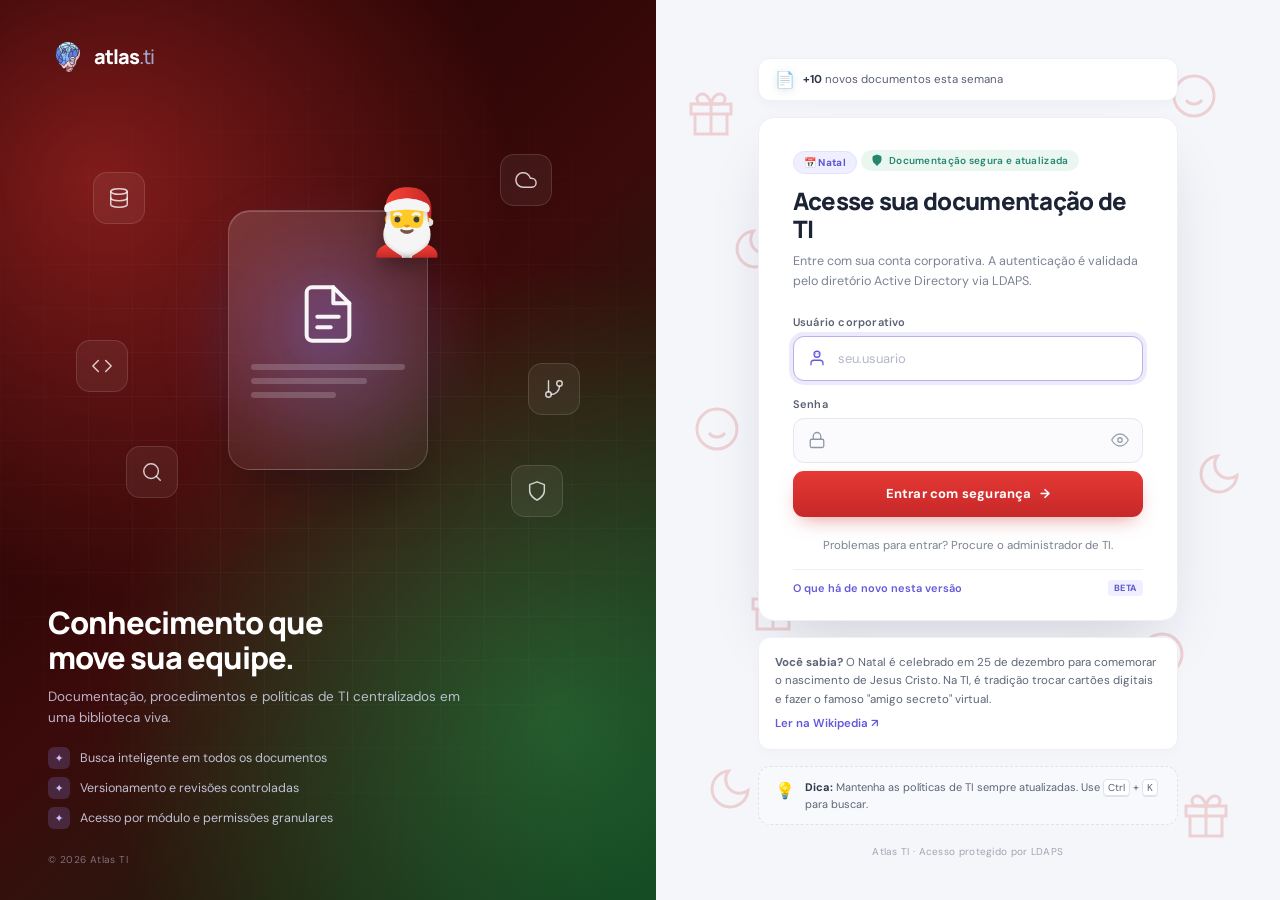
<file: index.html>
<!doctype html>
<html lang="pt-BR">
<head>
  <meta charset="utf-8" />
  <style>html.auth-check body{visibility:hidden}</style><script>document.documentElement.classList.add('auth-check')</script><script src="auth.js?v=20261021-6"></script>
  <meta name="viewport" content="width=device-width,initial-scale=1" />
  <meta name="theme-color" content="#f4f6fb" />
  <link rel="icon" href="./atlas-tech.svg" type="image/svg+xml" />
  <title>Atlas TI — Biblioteca de conhecimento</title>
  <link rel="preconnect" href="https://fonts.googleapis.com">
  <link rel="preconnect" href="https://fonts.gstatic.com" crossorigin>
  <link href="https://fonts.googleapis.com/css2?family=DM+Sans:wght@400;500;600;700&family=Manrope:wght@400;500;600;700;800&display=swap" rel="stylesheet">
  <link rel="stylesheet" href="styles.css" />
  <link rel="stylesheet" href="users-admin.css" />
</head>
<body>
<div class="shell">
  <aside class="sidebar" id="sidebarNav">
    <div class="sidebar-scroll">
      <a class="brand" href="#"><img class="brand-mark" src="./atlas-tech.svg" alt=""/><span>atlas<span class="brand-light">.ti</span></span></a>
      <button class="workspace" id="workspaceHomeBtn" type="button" aria-label="Selecionar módulo do espaço de trabalho"><span class="workspace-icon">◈</span><span><small>MÓDULO ATUAL</small><strong>Biblioteca de TI</strong></span><span class="chevron">⌄</span></button>
      <div class="nav-label">MÓDULOS</div>
      <nav class="main-nav">
        <a class="nav-item active" href="#library" data-section="library"><span class="nav-icon">▤</span>Biblioteca <span class="nav-count" id="navCount">12</span></a>
        <a class="nav-item" href="#review" data-section="reviews"><span class="nav-icon">◷</span>Revisões pendentes <span class="nav-count" id="reviewCount">0</span></a>
        <a class="nav-item" href="#recent" data-section="recent"><span class="nav-icon">◴</span>Recentes</a>
        <a class="nav-item" href="#favorites" data-section="favorites"><span class="nav-icon">☆</span>Favoritos</a>
      </nav>

      <div class="nav-label cat-label">
        <button class="cat-toggle" id="catToggle" type="button" aria-expanded="true" aria-controls="categoryWrap">
          <span class="cat-toggle-text">CATEGORIAS</span>
          <span class="cat-toggle-chevron" aria-hidden="true">⌄</span>
        </button>
        <button class="tiny-add" title="Nova categoria" aria-label="Nova categoria">＋</button>
      </div>
      <div class="category-wrap" id="categoryWrap">
        <nav class="category-nav" id="categoryNav"></nav>
      </div>

      <div class="sidebar-bottom">
        <div class="help-card"><div class="help-spark">✳</div><b>Precisa de ajuda?</b><p>Acesse nosso guia rápido de uso do Atlas.</p><a href="./guide.html" id="guideLink">Ver guia <span>↗</span></a></div>
        <button class="sidebar-settings-link" id="sidebarSettingsBtn" type="button"><span>⚙</span><span>Configurações gerais</span><i>→</i></button>
        <div class="profile">
          <button class="profile-main" type="button" data-profile aria-label="Abrir meu perfil"><span class="avatar avatar-purple" data-avatar>U</span><span><b>Usuário</b><small>Carregando perfil</small></span></button>
          <button class="more" type="button" data-profile title="Opções de perfil" aria-label="Opções de perfil">···</button>
        </div>
      </div>
    </div>
  </aside>
  <main class="main-area">
    <header class="topbar">
      <div class="topbar-left">
        <button class="mobile-menu-btn" id="mobileMenuBtn" type="button" aria-label="Abrir menu" aria-expanded="false" aria-controls="sidebarNav">
          <svg viewBox="0 0 24 24" width="18" height="18" fill="none" stroke="currentColor" stroke-width="2" stroke-linecap="round" aria-hidden="true"><path d="M3 6h18M3 12h18M3 18h18"/></svg>
        </button>
        <div class="breadcrumbs"><span>Operações de TI</span><i>/</i><b id="currentPageTitle">Biblioteca</b></div>
      </div>
      <div class="top-actions"><button class="icon-button" id="systemMenuBtn" title="Administração e configurações" aria-label="Administração e configurações">⚙</button><button class="icon-button" id="helpBtn" title="Ajuda e versão" aria-label="Ajuda e versão">?</button><button class="icon-button notification" id="notificationBtn" type="button" title="Alertas do sistema" aria-label="Alertas do sistema"><svg viewBox="0 0 24 24" aria-hidden="true"><path d="M18 9a6 6 0 0 0-12 0c0 7-3 7-3 9h18c0-2-3-2-3-9M10 21h4"/></svg><em></em></button><button class="top-profile" type="button" data-profile title="Abrir meu perfil"><span class="avatar avatar-purple small-avatar" data-avatar>U</span><span>Perfil</span><span class="profile-chevron">⌄</span></button><button class="icon-button" type="button" data-logout title="Sair" aria-label="Sair">↪</button></div>
    </header>
    <div class="content">
      <section class="workspace-overview hidden" id="workspaceOverview"></section>
      <div id="libraryView">
      <section class="hero"><div><div class="eyebrow"><span class="pulse"></span> CENTRAL DE CONHECIMENTO</div><h1>Documentação de TI</h1><p class="subtitle">Tudo que sua equipe precisa saber, em um só lugar.</p></div><button class="primary-button" id="newDocBtn"><span>＋</span> Novo documento</button></section>
      <section class="ask-panel" aria-labelledby="askTitle"><div class="ask-heading"><span class="ask-mark">✳</span><div><h2 id="askTitle">Tire uma dúvida</h2><p>Pergunte sobre um procedimento e encontre a orientação junto ao documento que a explica.</p></div></div><form class="ask-form" id="askForm"><label class="sr-only" for="askInput">Sua dúvida</label><span class="ask-search-icon">⌕</span><input id="askInput" maxlength="300" placeholder="Ex.: Como faço para restaurar um backup?" autocomplete="off" required><button class="primary-button" type="submit">Buscar orientação <span>→</span></button></form><div class="ask-results hidden" id="askResults" aria-live="polite"></div></section>
      <section class="stats-row"><div class="stat-card"><div class="stat-icon violet">▤</div><div><small>DOCUMENTOS ATIVOS</small><strong id="statActive">9</strong></div><span class="stat-trend">↗ 12% <small>este mês</small></span></div><div class="stat-card"><div class="stat-icon amber">◷</div><div><small>EM REVISÃO</small><strong id="statReview">02</strong></div><span class="stat-meta">Requer atenção</span></div><div class="stat-card"><div class="stat-icon green">✓</div><div><small>APROVADOS ESTE MÊS</small><strong>08</strong></div><span class="stat-meta">+3 vs. mês anterior</span></div><div class="stat-card"><div class="stat-icon blue">◉</div><div><small>SISTEMAS DOCUMENTADOS</small><strong>12</strong></div><span class="stat-meta">Em 6 categorias</span></div></section>
      <section class="toolbar"><div class="search-box"><span>⌕</span><input id="searchInput" placeholder="Buscar por título, sistema ou palavra-chave..." /><kbd>⌘ K</kbd></div><button class="filter-button" id="filterBtn">☷ <span>Filtros</span><b id="filterCount" class="filter-counter hidden">1</b></button><button class="view-toggle active" title="Visualização em grade">▦</button><button class="view-toggle" title="Visualização em lista">☰</button></section>
      <section class="filter-chips" id="filterChips"></section>
      <section class="section-heading"><div><h2><span id="sectionTitle">Todos os documentos</span> <span class="result-count" id="resultCount">12 documentos</span></h2><p id="sectionSubtitle">Consulte procedimentos, manuais e políticas da equipe.</p></div><button class="sort-button" id="sortBtn">Mais recentes <span>⌄</span></button></section>
      <section class="doc-grid" id="docGrid"></section>
      <footer class="content-footer"><span>Exibindo <b id="showingCount">8</b> de <b id="totalCount">12</b> documentos</span><button id="loadMore">Carregar mais <span>↓</span></button></footer>
      </div>
    </div>
  </main>
</div>
<div class="sidebar-backdrop" id="sidebarBackdrop" aria-hidden="true"></div>
<div class="toast" id="toast"></div>
<div class="overlay" id="overlay"><div class="modal" id="modal"></div></div>
<script src="users-admin.js?v=20261026-1"></script>
<script src="app.js?v=20261026-1"></script>
<script>
/* Drawer mobile */
(function () {
  var btn = document.getElementById('mobileMenuBtn');
  var sb = document.getElementById('sidebarNav');
  var bd = document.getElementById('sidebarBackdrop');
  if (!btn || !sb || !bd) return;
  function setOpen(open) {
    sb.classList.toggle('open', open);
    btn.setAttribute('aria-expanded', String(open));
    bd.classList.toggle('show', open);
    document.body.classList.toggle('drawer-open', open);
  }
  btn.addEventListener('click', function () { setOpen(!sb.classList.contains('open')); });
  bd.addEventListener('click', function () { setOpen(false); });
  document.addEventListener('keydown', function (e) {
    if (e.key === 'Escape' && sb.classList.contains('open')) setOpen(false);
  });
  document.addEventListener('click', function (e) {
    if (window.innerWidth > 650) return;
    if (!sb.classList.contains('open')) return;
    if (!sb.contains(e.target)) return;
    if (e.target.closest('.nav-item, .workspace, .sidebar-settings-link, .profile-main, .profile .more, .help-card a, .cat-toggle')) {
      setOpen(false);
    }
  });
  window.addEventListener('resize', function () {
    if (window.innerWidth > 650 && sb.classList.contains('open')) setOpen(false);
  });
})();

/* Recolher/maximizar categorias */
(function () {
  var sidebarScroll = document.querySelector('.sidebar-scroll');
  var toggle = document.getElementById('catToggle');
  var wrap = document.getElementById('categoryWrap');
  if (!sidebarScroll || !toggle || !wrap) return;

  var STORAGE_KEY = 'atlas.sidebar.categoriesCollapsed';

  function setCollapsed(collapsed) {
    sidebarScroll.classList.toggle('categories-collapsed', collapsed);
    toggle.setAttribute('aria-expanded', String(!collapsed));
    wrap.setAttribute('aria-hidden', String(collapsed));
    try { localStorage.setItem(STORAGE_KEY, collapsed ? '1' : '0'); } catch (e) {}
  }

  var saved = '0';
  try { saved = localStorage.getItem(STORAGE_KEY) || '0'; } catch (e) {}
  setCollapsed(saved === '1');

  toggle.addEventListener('click', function () {
    setCollapsed(!sidebarScroll.classList.contains('categories-collapsed'));
  });
})();
</script>
</body>
</html>
</file>
<file: styles.css>
:root{--ink:#1c2334;--muted:#8991a4;--line:#edf0f5;--purple:#6559db;--bg:#f7f8fb;--green:#25866d;--shadow:0 10px 35px #26335a0b}*{box-sizing:border-box}body{margin:0;background:var(--bg);color:var(--ink);font:14px 'DM Sans',sans-serif}button,input,select,textarea{font:inherit}button{cursor:pointer}.shell{min-height:100vh;display:flex}

/* Sidebar */
.sidebar{width:252px;background:#fff;border-right:1px solid #eceef3;padding:0;display:flex;flex-direction:column;flex-shrink:0;position:sticky;top:0;height:100vh;height:100dvh;max-height:100dvh;overflow:hidden;z-index:20}
.sidebar-scroll{flex:1 1 auto;min-height:0;overflow-y:auto;overscroll-behavior:contain;scrollbar-gutter:stable;scrollbar-width:thin;scrollbar-color:#d8dbea transparent;padding:25px 17px 15px;display:flex;flex-direction:column;-webkit-overflow-scrolling:touch}
.sidebar-scroll::-webkit-scrollbar{width:6px}
.sidebar-scroll::-webkit-scrollbar-thumb{background:#d8dbea;border-radius:8px}
.sidebar-scroll > .brand,
.sidebar-scroll > .workspace,
.sidebar-scroll > .nav-label:not(.cat-label),
.sidebar-scroll > .main-nav,
.sidebar-scroll > .cat-label,
.sidebar-scroll > .sidebar-bottom{flex:0 0 auto}
.brand{height:37px;display:flex;align-items:center;gap:10px;padding-left:8px;text-decoration:none;color:#21283a;font:800 21px Manrope,sans-serif;letter-spacing:-1px}.brand-light{font-weight:500;color:#8e95a6}.brand-mark{background:#6257d7;color:#fff;font-size:22px;font-weight:700;letter-spacing:0;border-radius:11px;width:32px;height:32px;text-align:center;line-height:32px;box-shadow:0 5px 12px #6158d541}.workspace{display:flex;align-items:center;gap:11px;margin:31px 0 29px;padding:11px 10px;border:1px solid #eff0f4;border-radius:10px}.workspace-icon{width:31px;height:31px;border-radius:8px;background:#f0effe;color:#6559db;display:grid;place-items:center;font-size:17px}.workspace small,.nav-label{font-size:9px;letter-spacing:1.1px;color:#a0a6b5;font-weight:700;display:block}.workspace strong{display:block;font-size:12px;margin-top:4px}.chevron{margin-left:auto;color:#9ba2b1}.nav-label{padding:0 10px;margin-bottom:9px}.main-nav,.category-nav{display:flex;flex-direction:column;gap:3px}.nav-item{display:flex;align-items:center;gap:11px;padding:10px 11px;text-decoration:none;color:#697185;border-radius:8px;font-size:12.5px;font-weight:500}.nav-item.active{color:#594ed0;background:#f2f0ff;font-weight:600}.nav-icon{font-size:17px;width:18px;text-align:center;color:#8c94a8}.active .nav-icon{color:#6357d8}.nav-count{margin-left:auto;font-size:10px;color:#8991a4;background:#f1f2f6;padding:3px 7px;border-radius:6px}.nav-count.warm{background:#fff1df;color:#bb7b30}.cat-label{margin-top:33px;display:flex;align-items:center;justify-content:space-between;gap:8px}.tiny-add,.more{border:0;background:none;color:#8e95a6;font-size:17px}.category-nav .nav-item{padding-top:8px;padding-bottom:8px}.cat-dot{height:8px;width:8px;border-radius:3px;background:#8792bb}.cat-dot.violet{background:#8174dd}.cat-dot.blue{background:#659bd4}.cat-dot.teal{background:#4cb4a0}.cat-dot.orange{background:#dd9b58}

/* Toggle recolher categorias */
.cat-toggle{display:inline-flex;align-items:center;gap:6px;padding:4px 6px;margin-left:-6px;border:0;background:transparent;cursor:pointer;color:#a0a6b5;font:inherit;font-size:9px;letter-spacing:1.1px;font-weight:700;border-radius:5px;text-align:left;transition:background .15s,color .15s}
.cat-toggle:hover{color:#5e54ce;background:#f7f6ff}
.cat-toggle:focus-visible{outline:2px solid #d9d5fa;outline-offset:2px}
.cat-toggle-text{line-height:1}
.cat-toggle-chevron{display:inline-block;font-size:11px;line-height:1;transform:rotate(0deg);transition:transform .25s cubic-bezier(.4,0,.2,1)}
.sidebar-scroll.categories-collapsed .cat-toggle-chevron{transform:rotate(-90deg)}
.category-wrap{display:grid;grid-template-rows:1fr;flex:1 1 0;min-height:0;overflow:hidden;visibility:visible;transition:grid-template-rows .28s cubic-bezier(.4,0,.2,1),visibility 0s linear 0s}
.sidebar-scroll.categories-collapsed .category-wrap{grid-template-rows:0fr;flex-grow:0;visibility:hidden;transition:grid-template-rows .28s cubic-bezier(.4,0,.2,1),visibility 0s linear .28s}
.category-wrap > .category-nav{min-height:0;overflow-y:auto;overscroll-behavior:contain;scrollbar-gutter:stable;scrollbar-width:thin;scrollbar-color:#d8dbea transparent;padding-right:3px;-webkit-overflow-scrolling:touch}
.category-wrap > .category-nav::-webkit-scrollbar{width:6px}
.category-wrap > .category-nav::-webkit-scrollbar-thumb{background:#d8dbea;border-radius:8px}

.sidebar-bottom{flex:0 0 auto;margin-top:auto;background:#fff;padding-top:8px;position:relative;z-index:2}
.sidebar-bottom::before{content:"";position:absolute;left:0;right:0;top:-10px;height:10px;pointer-events:none;background:linear-gradient(to bottom,rgba(247,248,251,0),rgba(247,248,251,.9))}
.help-card{padding:15px 14px;background:linear-gradient(145deg,#f7f6ff,#f3f4fb);border:1px solid #eeeefa;border-radius:11px;margin:20px 2px 16px}.help-spark{color:#695fe0;font-size:18px;margin-bottom:8px}.help-card b{font-size:12px}.help-card p{font-size:11px;line-height:1.55;color:#848ba0;margin:6px 0 10px}.help-card a{color:#6459d7;text-decoration:none;font-size:11px;font-weight:700}.help-card a span{float:right}.profile{border-top:1px solid var(--line);padding:14px 5px 0;display:flex;align-items:center;gap:9px}.avatar{border-radius:50%;height:32px;width:32px;display:grid;place-items:center;font-size:10px;font-weight:700}.avatar-purple{color:#5e53d5;background:#eae8ff}.profile b{display:block;font-size:11px}.profile small{display:block;color:#949bad;font-size:10px;margin-top:3px}.profile .more{margin-left:auto;font-weight:700;font-size:18px}

/* Topbar */
.main-area{flex:1;min-width:0}
.topbar{height:62px;background:#fff;border-bottom:1px solid #eceef3;display:flex;justify-content:space-between;align-items:center;padding:0 44px}
.topbar-left{display:flex;align-items:center;gap:12px;min-width:0;flex:1 1 auto}
.breadcrumbs{display:flex;gap:10px;font-size:11px;color:#979eae;min-width:0;overflow:hidden}
.breadcrumbs i{font-style:normal;color:#c4c8d2}.breadcrumbs b{font-weight:600;color:#51596c}
.top-actions{display:flex;align-items:center;gap:17px}
.icon-button{height:31px;width:31px;border:1px solid #eceef3;background:#fff;border-radius:9px;color:#81899b;font-size:14px;position:relative}
.notification em{position:absolute;right:6px;top:5px;width:5px;height:5px;border-radius:50%;background:#ed856d}
.small-avatar{height:28px;width:28px}
.mobile-menu-btn{display:none}
.content{max-width:1430px;margin:auto;padding:36px 44px 28px}
.hero{display:flex;align-items:center;justify-content:space-between;margin-bottom:27px}
.eyebrow{font-size:9px;color:#8278d9;font-weight:700;letter-spacing:1.4px;display:flex;align-items:center;gap:7px}
.pulse{height:6px;width:6px;background:#8a7fe9;border-radius:50%;box-shadow:0 0 0 3px #eeecff}h1,h2,p{margin-top:0}h1{font:700 28px Manrope,sans-serif;letter-spacing:-.8px;margin:8px 0 4px}.subtitle{font-size:12px;color:#8a92a5;margin:0}.primary-button{background:#6559d9;color:#fff;border:0;border-radius:8px;padding:11px 16px;font-size:12px;font-weight:600;box-shadow:0 5px 12px #6358d925}.primary-button span{font-size:17px;vertical-align:-1px;margin-right:5px}.stats-row{display:grid;grid-template-columns:repeat(4,minmax(0,1fr));gap:13px}.stat-card{background:#fff;border:1px solid #eceef3;border-radius:10px;padding:15px 15px;display:flex;align-items:center;gap:11px;min-height:76px;box-shadow:0 2px 6px #202b4704}.stat-icon{width:34px;height:34px;display:grid;place-items:center;border-radius:9px;font-size:16px}.stat-icon.violet{background:#f0efff;color:#7166dd}.stat-icon.amber{background:#fff4e4;color:#d49a4d}.stat-icon.green{background:#e8f7f1;color:#42a78b}.stat-icon.blue{background:#eaf3fc;color:#5b94c7}.stat-card>div:nth-child(2){min-width:0}.stat-card small{font-size:8px;letter-spacing:.7px;color:#999fb0;display:block;font-weight:700;white-space:nowrap}.stat-card strong{display:block;font:700 20px Manrope,sans-serif;margin-top:3px}.stat-trend{margin-left:auto;color:#319879;font-size:10px;white-space:nowrap}.stat-trend small{font-size:9px;letter-spacing:0;font-weight:400;margin-top:4px}.stat-meta{margin-left:auto;color:#a0a6b5;font-size:9px;white-space:nowrap}.toolbar{display:flex;gap:9px;margin-top:28px;align-items:center}.search-box{height:39px;background:#fff;border:1px solid #e9ebf1;border-radius:8px;display:flex;align-items:center;padding:0 11px;gap:9px;flex:1;color:#9ba2b1}.search-box>span{font-size:21px;line-height:1}.search-box input{border:0;outline:none;flex:1;min-width:0;font-size:11px;color:#444d61}.search-box input::placeholder{color:#a4a9b6}.search-box kbd{font:10px 'DM Sans';background:#f7f8fb;border:1px solid #edeff4;border-radius:4px;padding:3px 5px;color:#9aa1b0}.filter-button,.sort-button{height:39px;border:1px solid #e9ebf1;border-radius:8px;background:#fff;padding:0 12px;color:#596175;font-size:11px}.filter-button{display:flex;align-items:center;gap:8px}.filter-counter{background:#6559d9;color:#fff;border-radius:10px;padding:1px 6px}.hidden{display:none!important}.view-toggle{width:35px;height:35px;border:0;background:transparent;color:#a4a9b6;border-radius:7px}.view-toggle.active{background:#fff;color:#6559d9;border:1px solid #e9ebf1}.filter-chips{display:flex;gap:7px;min-height:0}.filter-chips:not(:empty){margin-top:10px}.chip{font-size:10px;color:#665bd5;background:#f0efff;border-radius:6px;padding:5px 8px}.chip button{border:0;background:none;color:#8c83df;margin-left:5px;padding:0}.section-heading{margin:29px 0 14px;display:flex;justify-content:space-between;align-items:center}.section-heading h2{font:700 15px Manrope,sans-serif;margin:0 0 4px}.result-count{font:500 10px 'DM Sans';color:#9aa1b0;margin-left:7px}.section-heading p{font-size:10px;color:#9aa1b0;margin:0}.sort-button{height:31px;padding:0 10px;font-size:10px;color:#727a8c}.sort-button span{padding-left:8px;color:#9ca3b1}.doc-grid{display:grid;grid-template-columns:repeat(4,minmax(0,1fr));gap:13px}.doc-card{background:#fff;border:1px solid #eceef3;border-radius:10px;padding:14px 14px 12px;min-height:202px;box-shadow:0 2px 8px #26335a05;transition:transform .18s,box-shadow .18s;cursor:pointer;display:flex;flex-direction:column}.doc-card:hover{transform:translateY(-2px);box-shadow:0 8px 20px #26335a0e}.card-top{display:flex;align-items:center;justify-content:space-between}.doc-type{height:27px;width:27px;border-radius:7px;display:grid;place-items:center;background:#f0efff;color:#776de0;font-size:13px}.doc-type.blue{background:#edf5fc;color:#5695ce}.doc-type.green{background:#eaf7f2;color:#3ca58a}.doc-type.orange{background:#fff4e7;color:#d5964d}.doc-type.pink{background:#fff0f2;color:#d77989}.doc-type.gray{background:#f0f2f5;color:#788194}.doc-type.teal{background:#e9f7f7;color:#45a4a5}.status{font-size:9px;border-radius:5px;padding:4px 7px;font-weight:600}.status.published{color:#24836b;background:#e9f7f1}.status.review{color:#b77b2f;background:#fff5e6}.status.obsolete{color:#7b8497;background:#eff1f5}.status.inactive{color:#9b6970;background:#fff0f1}.star-btn{margin-left:auto;margin-right:9px;border:0;background:transparent;color:#c8ccd5;font-size:17px;padding:0}.star-btn.on{color:#e5aa47}.doc-title{font:700 12px Manrope,sans-serif;line-height:1.45;margin:12px 0 5px;color:#30384a}.doc-system{font-size:10px;color:#9299aa;margin:0}
.doc-desc{font-size:10px;line-height:1.55;color:#838b9d;margin:9px 0 11px;display:-webkit-box;-webkit-box-orient:vertical;line-clamp:2;-webkit-line-clamp:2;overflow:hidden}
.card-tags{display:flex;gap:5px;flex-wrap:wrap;margin-top:auto}.tag{font-size:8px;color:#81899a;background:#f5f6f9;padding:4px 6px;border-radius:4px}.card-footer{border-top:1px solid #f0f1f5;margin-top:11px;padding-top:9px;display:flex;justify-content:space-between;align-items:center;color:#9ba2b1;font-size:9px}.version-pill{color:#777e90}.card-footer .author{display:flex;align-items:center;gap:5px}.mini-avatar{width:17px;height:17px;background:#efefff;color:#7770cf;border-radius:50%;font-size:7px;display:grid;place-items:center;font-weight:700}.content-footer{border-top:1px solid #eceef3;margin-top:20px;padding-top:14px;display:flex;justify-content:space-between;color:#9aa1b0;font-size:10px}.content-footer b{color:#737b8d;font-weight:600}.content-footer button{border:0;background:none;color:#6860cb;font-size:10px;font-weight:600}.content-footer button span{margin-left:4px}

/* Modais base */
.overlay{display:none;position:fixed;inset:0;background:#20263c66;z-index:5;align-items:center;justify-content:center;padding:20px}.overlay.open{display:flex}.modal{background:#fff;width:min(720px,100%);max-height:90vh;overflow:auto;border-radius:14px;box-shadow:0 25px 80px #1f274333;animation:rise .2s ease}.modal.narrow{width:min(480px,100%)}@keyframes rise{from{transform:translateY(8px);opacity:.7}to{transform:none;opacity:1}}.modal-head{display:flex;justify-content:space-between;align-items:flex-start;border-bottom:1px solid var(--line);padding:21px 24px 17px}.modal-head h3{font:700 17px Manrope;margin:0 0 5px}.modal-head p{font-size:11px;color:#9299aa;margin:0}.close-btn{border:0;background:#f4f5f8;border-radius:7px;width:28px;height:28px;color:#747c8e;font-size:17px}.modal-body{padding:20px 24px}.modal-foot{padding:14px 24px;border-top:1px solid var(--line);display:flex;justify-content:flex-end;gap:8px}.secondary-button{height:36px;padding:0 13px;border:1px solid #e7e9ef;background:#fff;color:#747b8d;border-radius:7px;font-size:11px}.primary-button.sm{height:36px;padding:0 14px;font-size:11px;box-shadow:none}

/* Detalhes */
.detail-meta{display:flex;gap:8px;align-items:center;margin-bottom:12px}.detail-title{font:700 22px Manrope;margin-bottom:6px}.detail-system{color:#858d9f;font-size:11px}.detail-desc{color:#616a7d;font-size:12px;line-height:1.65;margin:16px 0}.detail-tags{display:flex;gap:6px;margin-bottom:20px}.detail-columns{display:grid;grid-template-columns:1.15fr .85fr;gap:22px}.panel-title{font:700 11px Manrope;margin:0 0 10px}.version-row{display:flex;align-items:flex-start;gap:10px;border-top:1px solid #f0f1f5;padding:12px 0}.version-dot{width:8px;height:8px;border-radius:50%;background:#6f65dc;margin-top:4px;flex:none}.version-row b{font-size:10px}.version-row p{font-size:9px;color:#9299aa;margin:4px 0 0}.version-row time{margin-left:auto;font-size:9px;color:#a1a7b5}.activity-box{background:#f7f8fb;border-radius:8px;padding:12px;margin-bottom:11px}.activity-box p{font-size:10px;color:#788194;line-height:1.5;margin:0 0 8px}.activity-user{display:flex;align-items:center;gap:7px;font-size:9px;color:#858c9d}.activity-user b{color:#596174}.detail-actions{display:flex;gap:7px;flex-wrap:wrap}.action-button{border:1px solid #e7e9ef;background:#fff;border-radius:7px;padding:8px 10px;font-size:10px;color:#666f82}.action-button.primary{background:#6559d9;color:white;border-color:#6559d9}

/* Formulários e tabelas */
.form-grid{display:grid;grid-template-columns:1fr 1fr;gap:14px}.field{display:flex;flex-direction:column;gap:6px}.field.full{grid-column:1/-1}.field label{font-size:10px;font-weight:600;color:#596174}.field input,.field select,.field textarea{border:1px solid #e5e8ef;border-radius:7px;padding:10px 11px;font-size:11px;color:#51596b;outline:none;background:white}.field input:focus,.field select:focus,.field textarea:focus{border-color:#aaa2ef;box-shadow:0 0 0 3px #f2f0ff}.field textarea{min-height:77px;resize:vertical}.helper{font-size:9px;color:#a0a6b4;margin-top:0}.permissions-table{width:100%;border-collapse:collapse}.permissions-table th{text-align:left;font-size:9px;color:#969eae;font-weight:700;letter-spacing:.5px;padding:10px 9px;border-bottom:1px solid var(--line)}.permissions-table td{padding:12px 9px;border-bottom:1px solid #f0f1f5;font-size:10px;color:#596174}.role-name{display:flex;align-items:center;gap:9px}.role-avatar{width:27px;height:27px;border-radius:7px;display:grid;place-items:center;background:#f0efff;color:#7166dd;font-size:11px}.role-avatar.green{background:#e9f7f1;color:#3ca58a}.role-avatar.blue{background:#edf5fc;color:#5797ce}.role-name b{display:block;font-size:10px;color:#343c4f}.role-name small{display:block;color:#9da3b1;font-size:9px;margin-top:3px}.permission-check{accent-color:#6559d9;width:14px;height:14px}.toast{position:fixed;bottom:22px;left:50%;transform:translate(-50%,20px);background:#252b3c;color:#fff;border-radius:8px;padding:11px 16px;font-size:11px;box-shadow:0 8px 22px #21283a33;opacity:0;pointer-events:none;transition:.22s;z-index:10}.toast.show{opacity:1;transform:translate(-50%,0)}.empty{grid-column:1/-1;background:white;border:1px dashed #dfe2eb;border-radius:10px;padding:48px;text-align:center;color:#969cad;font-size:12px}.empty b{display:block;color:#525a6d;font:700 14px Manrope;margin-bottom:6px}

/* Backdrop mobile */
.sidebar-backdrop{display:none;position:fixed;inset:0;background:rgba(20,26,40,.45);z-index:19}
.sidebar-backdrop.show{display:block}
body.drawer-open{overflow:hidden}

@media(max-width:1200px){.doc-grid{grid-template-columns:repeat(3,minmax(0,1fr))}.stats-row{grid-template-columns:repeat(2,1fr)}}
@media(max-width:860px){.sidebar{width:215px}.content{padding:28px 24px}.topbar{padding:0 24px}.doc-grid{grid-template-columns:repeat(2,minmax(0,1fr))}.stat-trend,.stat-meta{display:none}.workspace{margin:18px 0 17px}.cat-label{margin-top:18px}.help-card{padding:11px;margin:10px 0}}
@media(max-width:650px){
  .shell{display:block}
  .sidebar{position:fixed;top:0;bottom:0;left:0;width:min(280px,85vw);height:100vh;height:100dvh;max-height:100dvh;z-index:30;transform:translateX(-100%);transition:transform .22s ease;box-shadow:12px 0 40px #20263c22;padding:0}
  .sidebar.open{transform:translateX(0)}
  .sidebar-scroll{padding:20px 15px 12px}
  .main-area{width:100%;min-height:100vh;min-height:100dvh}
  .mobile-menu-btn{display:grid;place-items:center;width:34px;height:34px;border:1px solid #eceef3;background:#fff;border-radius:9px;color:#687185;font-size:16px;flex:none}
  .topbar-left{gap:8px}
  .content{padding:22px 16px}
  .topbar{height:52px;padding:0 16px;gap:10px}
  .hero{align-items:flex-start;gap:12px;flex-direction:column}
  h1{font-size:24px}
  .stats-row{gap:8px}
  .stat-card{padding:11px;gap:8px}
  .stat-icon{height:29px;width:29px}
  .stat-card small{font-size:7px}
  .stat-card strong{font-size:17px}
  .toolbar{flex-wrap:wrap}
  .search-box{flex-basis:100%}
  .doc-grid{grid-template-columns:1fr}
  .doc-card{min-height:185px}
  .view-toggle{display:none}
  .detail-columns{grid-template-columns:1fr}
  .form-grid{grid-template-columns:1fr}
  .field.full{grid-column:auto}
  .modal-body{padding:16px}
  .modal-head{padding:17px}
  .modal-foot{padding:12px 17px}
}
@media(min-width:651px){.mobile-menu-btn{display:none}}

.hidden{display:none!important}.workspace{width:100%;text-align:left;background:#fff;color:inherit;cursor:pointer;transition:border-color .18s,background .18s,transform .18s}.workspace:hover{border-color:#d9d5fa;background:#faf9ff;transform:translateY(-1px)}.workspace:focus-visible,.workspace-overview button:focus-visible{outline:3px solid #d9d5fa;outline-offset:2px}.workspace-overview{display:flex;flex-direction:column;gap:24px}.workspace-welcome{padding:32px;background:linear-gradient(120deg,#fff 15%,#f3f1ff 100%);border:1px solid #eceaf9;border-radius:16px}.workspace-welcome h1{margin:10px 0 8px}.workspace-welcome .primary-button{margin-top:16px}.workspace-metrics{display:grid;grid-template-columns:repeat(2,minmax(0,1fr));gap:16px}.workspace-metric{min-height:132px;padding:19px;display:grid;grid-template-columns:42px 1fr;column-gap:13px;align-items:center;background:white;border:1px solid #edf0f5;border-radius:12px}.metric-icon{grid-row:1/3;width:40px;height:40px;display:grid;place-items:center;border-radius:10px;background:#f0efff;color:#6559db;font-size:18px}.metric-icon.amber{background:#fff4e4;color:#bf843c}.workspace-metric small{display:block;font-size:9px;letter-spacing:.7px;color:#8991a4;font-weight:700}.workspace-metric strong{display:block;margin-top:5px;font:700 25px Manrope,sans-serif}.workspace-metric button{grid-column:2;border:0;background:none;color:#6559db;text-align:left;padding:3px 0;font-size:11px}.workspace-metric button span{margin-left:5px}.workspace-shortcuts{padding:21px;background:white;border:1px solid #edf0f5;border-radius:12px}.workspace-shortcuts h2{margin:0;font:700 17px Manrope,sans-serif}.workspace-shortcuts p{margin:6px 0 17px;color:#8991a4;font-size:12px}.workspace-shortcut-grid{display:grid;grid-template-columns:repeat(3,minmax(0,1fr));gap:12px}.workspace-shortcut-grid button{position:relative;min-height:125px;padding:15px;text-align:left;background:#fff;border:1px solid #edf0f5;border-radius:10px;color:var(--ink);transition:border-color .18s,background .18s,transform .18s}.workspace-shortcut-grid button:hover{border-color:#d9d5fa;background:#faf9ff;transform:translateY(-2px)}.workspace-shortcut-grid button>span{display:block;margin-bottom:10px;color:#6559db;font-size:18px}.workspace-shortcut-grid button b,.workspace-shortcut-grid button small{display:block}.workspace-shortcut-grid button b{font-size:12px}.workspace-shortcut-grid button small{margin-top:5px;color:#8991a4;font-size:10px}.workspace-shortcut-grid button i{position:absolute;right:13px;top:13px;color:#979daf;font-style:normal}@media(max-width:860px){.workspace-shortcut-grid{grid-template-columns:1fr 1fr}}@media(max-width:650px){.workspace-metrics,.workspace-shortcut-grid{grid-template-columns:1fr}.workspace-welcome{padding:23px}}

/* Editor */
.doc-editor{border:1px solid #e4e7ef;border-radius:9px;overflow:hidden;background:#fff}.doc-editor-toolbar{display:flex;flex-wrap:wrap;gap:5px;padding:8px;background:#f8f9fc;border-bottom:1px solid #e9ebf1}.doc-editor-toolbar button{min-height:30px;padding:5px 9px;border:1px solid #e5e7ee;border-radius:6px;background:#fff;color:#535b6d;font-size:10px}.doc-editor-toolbar button:hover{border-color:#c9c4f2;background:#f5f3ff}.doc-editor-canvas{min-height:220px;max-height:440px;overflow:auto;padding:15px;outline:none;color:#3b4356;font:13px/1.65 'DM Sans',sans-serif}.doc-editor-canvas:focus{box-shadow:inset 0 0 0 2px #efedff}.doc-editor-canvas h2,.document-body h2{font:700 17px Manrope,sans-serif;margin:18px 0 7px}.doc-editor-canvas h2:first-child,.document-body h2:first-child{margin-top:0}.doc-editor-canvas p,.document-body p{margin:7px 0}.doc-editor-canvas li,.document-body li{margin:5px 0}

/* Versão / anexos */
.version-content{margin:20px 0;padding:17px;border:1px solid #e9ebf1;border-radius:10px;background:#fff}.version-content-head{display:flex;align-items:center;justify-content:space-between;gap:10px;margin-bottom:12px}.version-content-head h4{margin:0;font:700 12px Manrope,sans-serif}.version-content-head span{color:#8991a4;font-size:9px}.document-body{color:#424a5d;font-size:12px;line-height:1.7}.document-body ul,.document-body ol{padding-left:22px}.document-body blockquote{margin:10px 0;padding:8px 12px;border-left:3px solid #c6c0f2;background:#f8f7ff;color:#666d7e}.attached-file{display:flex;align-items:center;gap:10px;margin-top:14px;padding:11px;border:1px solid #edf0f5;border-radius:8px;background:#fafbfe}.attached-file-icon{width:35px;height:35px;display:grid;place-items:center;border-radius:7px;background:#f0efff;color:#6559db;font-size:9px;font-weight:700}.attached-file-info{min-width:0;flex:1}.attached-file-info b,.attached-file-info small{display:block;overflow:hidden;text-overflow:ellipsis;white-space:nowrap}.attached-file-info b{font-size:10px;color:#454d60}.attached-file-info small{margin-top:4px;color:#9299a9;font-size:9px}.version-row{width:100%;font:inherit;text-align:left;cursor:pointer;border:0;border-top:1px solid #f0f1f5;background:transparent}.version-row.selected{background:#f7f6ff;border-radius:7px}.pdf-viewer{height:min(72vh,850px);background:#eff1f5}.pdf-viewer iframe{width:100%;height:100%;border:0}.modal:has(.pdf-viewer){width:min(1000px,94vw)}

/* Perfil */
.help-card{margin-top:8px}
.profile-main{display:flex;align-items:center;gap:9px;min-width:0;flex:1;padding:0;border:0;background:transparent;color:inherit;text-align:left;cursor:pointer}
.profile-main>span:last-child{min-width:0}
.profile-main b{display:block;font-size:11px}
.profile-main small{display:block;color:#949bad;font-size:10px;margin-top:3px}
.profile-main:focus-visible,.profile .more:focus-visible,.top-profile:focus-visible{outline:3px solid #d9d5fa;outline-offset:2px;border-radius:7px}
.top-profile{display:flex;align-items:center;gap:8px;padding:3px 9px 3px 4px;border:1px solid #eceef3;border-radius:9px;background:#fff;color:#596174;font-size:11px;font-weight:600}
.profile-chevron{color:#9299aa;font-size:13px}
.profile-summary{display:flex;align-items:center;gap:14px;padding:4px 0 18px;border-bottom:1px solid var(--line)}
.profile-large-avatar{width:48px;height:48px;font-size:14px}
.profile-summary div b,.profile-summary div span{display:block}
.profile-summary b{font:700 15px Manrope,sans-serif;color:#30384a}
.profile-summary div span{margin-top:4px;color:#8991a4;font-size:11px}
.profile-details{display:grid;gap:12px;padding:17px 0}
.profile-details>div{display:grid;gap:5px}
.profile-details small{font-size:9px;letter-spacing:.7px;color:#9aa1b0;font-weight:700}
.profile-details b{font-size:11px;color:#596174;font-weight:500}
@media(max-height:760px){.help-card{padding:11px 12px;margin-bottom:10px}.help-spark{margin-bottom:4px}.help-card p{margin:4px 0 7px}}
@media(max-width:650px){.top-actions{gap:7px}.top-profile{padding-right:4px}.top-profile>span:not(.avatar){display:none}}
.modal.profile-modal{width:min(820px,100%)}
.profile-modal .modal-body{max-height:calc(90vh - 130px);overflow:auto}
.profile-summary{flex-wrap:wrap}
.profile-sync-badge{margin-left:auto;padding:6px 9px;border-radius:20px;background:#fff5e8;color:#a66d27;font-size:9px;font-weight:700;white-space:nowrap}
.profile-section-heading{margin:20px 0 12px}
.profile-section-heading h4{margin:0;font:700 13px Manrope,sans-serif;color:#30384a}
.profile-section-heading p{margin:5px 0 0;color:#8991a4;font-size:10px}
.profile-field-grid{display:grid;grid-template-columns:repeat(2,minmax(0,1fr));gap:9px}
.profile-field{min-width:0;padding:11px 12px;border:1px solid #edf0f5;border-radius:8px;background:#fcfcfe}
.profile-field span,.profile-field b,.profile-field small{display:block;overflow-wrap:anywhere}
.profile-field span{font-size:10px;color:#7f8799}
.profile-field b{margin-top:5px;font-size:11px;font-weight:600;color:#525a6d}
.profile-field small{margin-top:4px;font-size:9px;color:#a0a6b4}
.profile-details{grid-template-columns:1fr 2fr;border-top:1px solid var(--line);margin-top:16px;padding-top:14px}
.profile-note{line-height:1.55;margin:0}
@media(max-width:650px){.profile-field-grid{grid-template-columns:1fr}.profile-sync-badge{margin-left:62px}.profile-details{grid-template-columns:1fr}.profile-modal .modal-body{max-height:calc(90vh - 110px)}}

/* Admin / help / notificações */
.admin-option-list{display:grid;gap:10px}
.admin-option{display:flex;align-items:center;gap:12px;width:100%;padding:13px;border:1px solid #eceef3;border-radius:9px;background:#fff;color:var(--ink);text-align:left}
.admin-option:hover{border-color:#d9d5fa;background:#faf9ff}
.admin-option-icon{width:34px;height:34px;display:grid;place-items:center;border-radius:9px;background:#f1efff;color:#6559db;font-size:17px;flex:none}
.admin-option>span:nth-child(2){display:grid;gap:4px}.admin-option b{font-size:11px}.admin-option small{font-size:10px;color:#8991a4}.admin-option i{margin-left:auto;color:#9ba2b1;font-style:normal}
.users-modal{width:min(900px,100%)}.users-modal-body{max-height:calc(90vh - 72px);overflow:auto}
.user-admin-tabs{display:flex;gap:5px;overflow-x:auto;border-bottom:1px solid var(--line);margin:-2px 0 16px;padding-bottom:9px}
.user-admin-tabs button{flex:none;border:0;border-radius:6px;background:transparent;padding:8px 10px;color:#798195;font-size:10px}
.user-admin-tabs button.active{background:#f1efff;color:#5d53d3;font-weight:700}
.users-toolbar{display:flex;align-items:center;justify-content:space-between;margin-bottom:10px;color:#7d8598;font-size:10px}
.table-scroll{overflow-x:auto}.users-table{min-width:690px}.users-table select{max-width:130px;padding:6px;border:1px solid #e7e9ef;border-radius:5px;background:#fff;color:#596174;font-size:10px}
.demo-footnote{margin:16px 0 0;padding-top:11px;border-top:1px solid #f0f1f5;line-height:1.5}
.admin-group-grid{display:grid;grid-template-columns:repeat(2,minmax(0,1fr));gap:10px}
.admin-group-card{padding:13px;border:1px solid #eceef3;border-radius:9px}.admin-group-card .role-avatar{margin-bottom:9px}.admin-group-card>b{display:block;font-size:11px}.admin-group-card p{min-height:28px;margin:5px 0;color:#8790a2;font-size:10px;line-height:1.4}.admin-group-card small{font-size:9px;color:#a0a6b4}
.change-list{display:grid;gap:0}.change-list>div{display:grid;gap:5px;padding:11px 2px;border-bottom:1px solid #eff0f5}.change-list b{font-size:10px;color:#535c70}.change-list span{font-size:9px;color:#9aa1b0}.empty-state{padding:25px;text-align:center;color:#9299aa;font-size:11px}
.help-version-card{display:grid;grid-template-columns:1fr auto;align-items:center;padding:14px;border:1px solid #eceef3;border-radius:9px;background:#fcfcfe}
.help-version-card span{font-size:9px;color:#9299aa;font-weight:700;letter-spacing:.7px}
.help-version-card b{grid-column:2;grid-row:1/3;font:700 22px Manrope,sans-serif;color:#5e54d2}
.help-version-card small{margin-top:4px;font-size:9px;color:#9da3b1}
.help-modal{width:min(500px,100%)}
.help-modal-copy{margin:16px 0;color:#687185;font-size:11px;line-height:1.6}
.guide-open-link{display:block;padding:12px 13px;border:1px solid #e9e7fa;border-radius:8px;background:#f8f7ff;color:#5d53d3;text-decoration:none;font-size:11px;font-weight:700}
.guide-open-link span{float:right}
.notification-modal{width:min(680px,100%)}
.notification-current{display:flex;align-items:center;gap:11px;padding:13px;background:#f8f7ff;border:1px solid #eeecfb;border-radius:9px}
.notification-current-icon{width:34px;height:34px;display:grid;place-items:center;border-radius:9px;background:#eeecff;color:#665bd7;font-size:17px;flex:none}
.notification-current>div:nth-child(2){flex:1}
.notification-current b{font-size:11px}
.notification-current p{margin:4px 0 0;color:#828a9c;font-size:10px;line-height:1.45}
.notification-section-title{margin:20px 0 6px;font:700 12px Manrope,sans-serif}
.notification-rules{margin-top:8px}
.notification-rules>label{display:flex;align-items:center;justify-content:space-between;gap:12px;padding:11px 2px;border-bottom:1px solid #eff0f5}
.notification-rules>label span{display:grid;gap:4px}
.notification-rules>label b{font-size:10px;color:#535c70}
.notification-rules>label small{font-size:9px;color:#9299aa}
.notification-rules input{accent-color:#6559d9;width:15px;height:15px;flex:none}
.notification-rules .actions{margin-top:13px}
.notification em[hidden]{display:none}
@media(max-width:650px){.admin-group-grid{grid-template-columns:1fr}.notification-current{align-items:flex-start;flex-wrap:wrap}.notification-current>.action-button{margin-left:45px}}
.notification svg{width:15px;height:15px;vertical-align:middle;fill:none;stroke:currentColor;stroke-width:1.7;stroke-linecap:round;stroke-linejoin:round}
.brand-mark{object-fit:cover;background:transparent;box-shadow:none;border-radius:9px}
.avatar.has-photo{overflow:hidden;padding:0}.avatar.has-photo img{height:100%;width:100%;object-fit:cover;border-radius:50%}
.photo-upload{display:inline-flex;margin-top:8px;color:#6559d9;font-size:10px;font-weight:700;cursor:pointer}.photo-upload input{position:absolute;width:1px;height:1px;opacity:0}
.password-change{margin:18px 0;padding:16px;border:1px solid #eceef3;border-radius:10px;background:#fcfcfe}.password-change h4{margin:0;font:700 12px Manrope,sans-serif}.password-change p{margin:5px 0 12px;color:#8991a4;font-size:10px}.password-change form{display:grid;grid-template-columns:repeat(3,minmax(0,1fr));gap:9px;align-items:end}.password-change label{display:grid;gap:5px;color:#687185;font-size:9px}.password-change input{height:34px;padding:0 8px;border:1px solid #e5e7ee;border-radius:6px;font:11px 'DM Sans',sans-serif}.password-change .secondary-button{min-height:34px}.password-change .helper{grid-column:1/-1}
.notification-settings-card{margin-top:18px;background:#fff;border:1px solid #eceef3;border-radius:11px;overflow:hidden}.notification-settings-toggle{display:flex;align-items:center;justify-content:space-between;width:100%;padding:17px 19px;background:#fff;border:0;color:var(--ink);text-align:left}.notification-settings-toggle span:first-child{display:grid;gap:4px}.notification-settings-toggle b{font-size:12px}.notification-settings-toggle small{font-size:10px;color:#8991a4}.toggle-chevron{color:#8b92a3;transition:transform .2s}.notification-settings-toggle[aria-expanded="true"] .toggle-chevron{transform:rotate(180deg)}.notification-settings-card .notification-rules{padding:0 19px 16px;margin:0}.notification-settings-card .notification-rules.collapsed{display:none}.notification-settings-card .notification-rules>label:first-child{border-top:1px solid #eff0f5}
.notification{display:grid;place-items:center;text-decoration:none}
@media(max-width:650px){.password-change form{grid-template-columns:1fr}.password-change .helper{grid-column:auto}}
.main-nav{min-height:42px}.main-nav .nav-item{width:100%}.workspace{width:100%;text-align:left;background:#fff;color:inherit;cursor:pointer}.module-list{display:grid;gap:8px}.module-option{display:flex;align-items:center;gap:12px;width:100%;padding:13px;border:1px solid #eceef3;border-radius:9px;background:#fff;color:var(--ink);text-align:left}.module-option>span:first-child{width:34px;height:34px;display:grid;place-items:center;border-radius:9px;background:#f0efff;color:#6559db;font-size:17px}.module-option>span:nth-child(2){display:grid;gap:4px}.module-option b{font-size:11px}.module-option small{font-size:10px;color:#8991a4}.module-option i{margin-left:auto;color:#9299aa;font-style:normal;font-size:9px}.module-option.selected{border-color:#cfcaf6;background:#faf9ff}.module-option.selected i{color:#6559d9;font-weight:700}.module-option.disabled{opacity:.6;cursor:default}.workspace-modal{width:min(520px,100%)}

/* Alertas */
.notification-modal{width:min(720px,100%)}.alert-popup-body{padding-top:12px}.alert-item{display:grid;grid-template-columns:36px minmax(0,1fr) 175px;gap:12px;align-items:start;padding:15px 0;border-bottom:1px solid #eff0f5}.alert-item-icon{width:34px;height:34px;display:grid;place-items:center;background:#fff5e8;color:#c08436;border-radius:9px;font-size:15px}.alert-item-copy{min-width:0}.alert-item-copy>b{display:block;font-size:11px;color:#3a4254;line-height:1.45}.alert-item-copy p{margin:4px 0;color:#7d8597;font-size:10px;line-height:1.5}.alert-item-copy small{color:#a0a6b4;font-size:9px}.alert-item-actions{display:grid;justify-items:start;gap:8px}.alert-confirm{display:flex;align-items:center;gap:6px;color:#687185;font-size:9px}.alert-confirm input{accent-color:#6559d9}.alert-item-actions .primary-button:disabled{opacity:.45;cursor:not-allowed}.quiet-button{border:0;padding:3px 0;background:transparent;color:#9198a7;font-size:9px}.quiet-button:hover{color:#aa5d5d}.alert-popup-links{display:flex;justify-content:space-between;gap:12px;margin-top:14px;padding-top:13px;border-top:1px solid #eff0f5}.alert-popup-links a{color:#6559d9;text-decoration:none;font-size:10px;font-weight:700}.alert-popup-links a span{margin-left:5px}.alert-empty{padding:22px 10px;text-align:center;color:#8c94a5}.alert-empty>span{width:34px;height:34px;display:grid;place-items:center;margin:0 auto 8px;border-radius:50%;background:#eaf7f1;color:#25866d}.alert-empty b{display:block;color:#515a6d;font-size:12px}.alert-empty p{margin:5px 0 0;font-size:10px}
.alert-history-summary{display:grid;grid-template-columns:repeat(3,minmax(0,1fr));gap:12px;margin-bottom:20px}.alert-history-summary>div{display:grid;gap:5px;padding:15px;background:#fff;border:1px solid #eceef3;border-radius:10px}.alert-history-summary b{font:700 20px Manrope,sans-serif;color:#30384a}.alert-history-summary span{font-size:10px;color:#8991a4}.alert-history-filters{display:flex;gap:7px;flex-wrap:wrap;margin:4px 0 13px}.alert-history-filters button{border:1px solid #e8eaf0;border-radius:7px;background:#fff;padding:8px 11px;color:#737b8d;font-size:10px}.alert-history-filters button.active{border-color:#d8d3fa;background:#f2f0ff;color:#594ed0;font-weight:700}.alert-history-list{background:#fff;border:1px solid #eceef3;border-radius:10px;padding:0 16px}.alert-history-item{display:grid;grid-template-columns:36px minmax(0,1fr) auto;gap:12px;align-items:center;padding:14px 0;border-bottom:1px solid #eff0f5}.alert-history-item:last-child{border-bottom:0}.alert-state{padding:5px 8px;border-radius:6px;font-size:9px;font-weight:700;white-space:nowrap}.state-unread{background:#fff3df;color:#ac762e}.state-read{background:#eaf7f1;color:#25866d}.state-ignored{background:#f0f1f5;color:#747d90}.state-resolved{background:#edf4fb;color:#4c7fa9}.alert-history-list>.empty{background:transparent;border:0}.admin-notification-settings{max-width:900px}.alert-config-note{margin-top:13px}.history-link{display:flex;text-decoration:none}.history-link:hover{background:#fcfbff}.history-link .toggle-chevron{font-size:17px}
@media(max-width:650px){.alert-item{grid-template-columns:34px minmax(0,1fr)}.alert-item-actions{grid-column:2;grid-template-columns:1fr 1fr;align-items:center}.alert-item-actions .alert-confirm{grid-column:1/-1}.alert-item-actions .quiet-button{text-align:left}.alert-history-item{grid-template-columns:34px minmax(0,1fr)}.alert-history-item .alert-state{grid-column:2;justify-self:start}.alert-history-summary{gap:7px}.alert-history-summary>div{padding:11px}.alert-popup-links{flex-direction:column}}

/* Ask panel */
.ask-panel{margin:0 0 22px;padding:20px 22px;background:linear-gradient(110deg,#f0efff 0%,#fff 72%);border:1px solid #e5e2fb;border-radius:14px;box-shadow:0 7px 24px #5148b80a}.ask-heading{display:flex;align-items:flex-start;gap:11px}.ask-mark{width:35px;height:35px;display:grid;place-items:center;border-radius:10px;background:#e2dfff;color:#5e54ce;font-size:20px;flex:none}.ask-heading h2{font:700 17px Manrope,sans-serif;margin:1px 0 4px;color:#292f43}.ask-heading p{margin:0;color:#7c8497;font-size:11px;line-height:1.5}.ask-form{height:48px;display:flex;align-items:center;gap:10px;margin-top:16px;padding:0 6px 0 13px;background:#fff;border:1px solid #dedff0;border-radius:9px;box-shadow:0 3px 10px #30395608}.ask-search-icon{font-size:23px;color:#888fa3}.ask-form input{min-width:0;flex:1;border:0;outline:0;color:#384055;font-size:12px}.ask-form input::placeholder{color:#a0a6b4}.ask-form .primary-button{white-space:nowrap;padding:9px 13px}.ask-form .primary-button span{font-size:14px}.ask-results{margin-top:16px;padding-top:14px;border-top:1px solid #e9e8f4}.ask-answer{margin-bottom:10px;color:#4f586d;font-size:12px;line-height:1.6}.ask-answer b{color:#343c50}.ask-result{display:grid;grid-template-columns:minmax(0,1fr) auto;gap:7px 14px;padding:12px 0;border-top:1px solid #efeff6}.ask-result-title{font:700 11px Manrope,sans-serif;color:#3e465a}.ask-result-meta{margin-top:3px;color:#979eae;font-size:9px}.ask-result-quote{grid-column:1/-1;margin:0;padding:9px 11px;border-left:3px solid #aaa2ed;background:#f8f7ff;border-radius:0 6px 6px 0;color:#697185;font-size:10px;line-height:1.55}.ask-result button{align-self:center;border:0;background:transparent;color:#6258d2;font-size:10px;font-weight:700}.ask-empty{padding:8px 0;color:#838b9d;font-size:11px}.sr-only{position:absolute;width:1px;height:1px;padding:0;margin:-1px;overflow:hidden;clip:rect(0,0,0,0);white-space:nowrap;border:0}.category-edit{margin-left:auto;opacity:0;border:0;background:transparent;color:#777e91;font-size:14px;padding:2px 5px;border-radius:5px}.category-nav .nav-item:hover .category-edit,.category-edit:focus{opacity:1}.category-nav .nav-count{margin-left:0}.category-edit:hover{background:#e9e7fb;color:#5f55cf}.category-editing .field{margin:12px 0}
@media(max-width:650px){.ask-panel{padding:16px}.ask-form{height:auto;min-height:46px;flex-wrap:wrap;padding:8px}.ask-form input{flex-basis:calc(100% - 48px)}.ask-form .primary-button{width:100%;justify-content:center}.ask-result{grid-template-columns:1fr}.ask-result button{justify-self:start}}
.group-permission-option{display:flex;align-items:center;gap:9px;padding:9px 10px;border:1px solid #eceef3;border-radius:7px;background:#fff;color:#596174;font-size:11px;font-weight:500!important}.group-permission-option+.group-permission-option{margin-top:6px}.group-permission-option input{accent-color:#6559d9;width:15px;height:15px}.admin-group-card .secondary-button{display:block;margin:12px 0 0 auto}.users-table select[data-user-role]{width:140px;max-width:140px;padding:7px 8px;border:1px solid #e7e9ef;border-radius:6px;background:#fff;color:#596174;font-size:10px}
.sidebar-settings-link{width:calc(100% - 4px);margin:0 2px 14px;padding:10px 12px;display:flex;align-items:center;gap:9px;border:1px solid #eceef3;border-radius:8px;background:#fff;color:#687185;text-align:left;font-size:11px;font-weight:600}.sidebar-settings-link>span:first-child{color:#6559d9;font-size:15px}.sidebar-settings-link i{margin-left:auto;color:#9ca3b1;font-style:normal}.sidebar-settings-link:hover{background:#f7f6ff;border-color:#dedbf9;color:#564cc9}

/* Leitor de documentos */
#overlay:has(.document-reader){padding:0}
.document-reader{width:100vw;height:100vh;height:100dvh;max-height:100vh;max-height:100dvh;border-radius:0;display:flex;flex-direction:column;overflow:hidden;background:#f7f8fb}
.document-reader .modal-head{flex:none;min-height:68px;padding:12px 28px;background:#fff;border-bottom:1px solid #e8eaf0}
.document-reader .modal-head h3{margin:0;font:700 15px Manrope,sans-serif;color:#30384a}
.document-reader .modal-head p{margin:4px 0 0;color:#8991a4;font-size:10px}
.reader-back{flex:none;border:1px solid #e5e7ee;border-radius:8px;background:#fff;color:#555e72;padding:9px 13px;font-size:11px;font-weight:700;white-space:nowrap}
.reader-back:hover{background:#f4f2ff;border-color:#d9d5f8;color:#5e53d5}
.document-reader .modal-body{flex:1;min-height:0;overflow:auto;padding:28px clamp(18px,5vw,70px)}
.document-reader .detail-title,.document-reader .detail-system,.document-reader .detail-desc,.document-reader .detail-tags,.document-reader .version-content,.document-reader .detail-columns{width:min(1080px,100%);margin-left:auto;margin-right:auto}
.document-reader .detail-title{margin-top:0;font-size:27px}
.document-reader .version-content{padding:clamp(20px,4vw,48px);border-color:#e1e4ec;border-radius:4px;box-shadow:0 8px 28px #26335a0b}
.document-reader .version-content-head{border-bottom:1px solid #edf0f5;padding-bottom:12px;margin-bottom:24px}
.document-reader .version-content-head h4{font-size:13px}
.document-reader .document-body{font-size:14px;line-height:1.8;color:#343c50}
.document-reader .document-body h2{font:700 16px Manrope,sans-serif;color:#30384a;margin:26px 0 9px;padding-bottom:7px;border-bottom:1px solid #eceef3}
.document-reader .document-body h2:first-child{margin-top:0}
.document-reader .detail-columns{padding-bottom:18px}
.document-reader .modal-foot{flex:none}
.file-reader .modal-head{justify-content:space-between}
.file-reader .pdf-viewer{flex:1;height:auto;min-height:0}
.file-reader .modal-foot{display:none}
.doc-editor{border:1px solid #e0e3eb;border-radius:10px;overflow:hidden;background:#fff;box-shadow:0 3px 12px #26335a08}
.doc-editor-toolbar{position:sticky;top:0;z-index:1;background:#f7f8fb}
.doc-editor-toolbar button{min-height:34px;padding:6px 10px;font-size:10px}
.doc-editor-canvas{min-height:360px;max-height:58vh;padding:24px clamp(18px,4vw,42px);font:13px/1.75 'DM Sans',sans-serif}
.doc-editor-canvas h2{font:700 16px Manrope,sans-serif;color:#30384a;margin:25px 0 8px;padding-bottom:7px;border-bottom:1px solid #eceef3}
.doc-editor-canvas h2:first-child{margin-top:0}
.doc-editor-canvas h3{font:700 13px Manrope,sans-serif;color:#424a5d;margin:20px 0 7px}
.doc-editor-canvas table,.document-body table{width:100%;border-collapse:collapse;margin:14px 0;font-size:11px}
.doc-editor-canvas th,.doc-editor-canvas td,.document-body th,.document-body td{border:1px solid #dfe3eb;padding:8px 10px;text-align:left;vertical-align:top;min-width:80px}
.doc-editor-canvas th,.document-body th{background:#f4f5f9;color:#424a5d;font-weight:700}
.doc-editor-canvas blockquote{margin:12px 0;padding:10px 13px;border-left:3px solid #8277dc;background:#f8f7ff;color:#646c7e}
@media(max-width:650px){.document-reader .modal-head{padding:11px 14px}.document-reader .modal-body{padding:18px 12px}.document-reader .detail-title{font-size:22px}.document-reader .detail-columns{grid-template-columns:1fr}.doc-editor-canvas{max-height:55vh;padding:18px 14px}}

/* Leitor POP */
.document-reader .modal-body{display:flex;flex-direction:column;align-items:center;gap:24px;background:#eef1f6;padding:28px 18px 40px}
.document-reader .document-page{width:min(794px,100%);min-height:1123px;flex:none;padding:58px 69px;background:#fff;color:#283443;font:14px/1.55 Arial,sans-serif;box-shadow:0 5px 26px #20283a18}
.document-page-brand{margin:0 0 30px;color:#657188;font:700 10px Arial,sans-serif;letter-spacing:1.2px;text-transform:uppercase}
.document-page-title{margin:0 0 13px;color:#14263d;font:700 34px/1.15 Arial,sans-serif}
.document-page-summary{margin:0 0 20px;color:#283443;font:14px/1.55 Arial,sans-serif}
.document-meta{width:100%;margin:0 0 20px;border-collapse:collapse;font:12px Arial,sans-serif}
.document-meta th,.document-meta td{padding:9px 10px;border:1px solid #d8deea;text-align:left;vertical-align:top}
.document-meta th{width:15%;background:#f3f6fb;color:#30415a;font-weight:700;white-space:nowrap}
.document-meta td{width:35%;color:#374255}
.document-page-tags{display:flex;flex-wrap:wrap;gap:5px;margin-bottom:17px}
.document-page .document-body{color:#283443;font:14px/1.55 Arial,sans-serif}
.document-page .document-body h2{margin:24px 0 9px;padding:0;border:0;color:#0757c7;font:700 23px/1.25 Arial,sans-serif}
.document-page .document-body h2:first-child{margin-top:18px}
.document-page .document-body p,.document-page .document-body li{font:14px/1.55 Arial,sans-serif}
.document-page .document-body ul,.document-page .document-body ol{padding-left:24px}
.document-page .document-body li{margin:5px 0}
.document-page .document-body figure{margin:16px 0 22px;text-align:center}
.document-page .document-body figure img{display:block;width:auto;max-width:100%;max-height:680px;margin:0 auto;object-fit:contain}
.document-page .document-body figcaption{margin-top:7px;color:#4f5c70;font:italic 12px/1.45 Arial,sans-serif;text-align:center}
.document-page .document-body .image-placeholder{margin:14px 0;padding:36px 18px;border:1px dashed #cbd3e1;border-radius:5px;background:#f8f9fc;color:#838da0;text-align:center;font-size:12px}
.document-page .document-body table{font:12px Arial,sans-serif}
.document-page .document-body th{background:#edf3fc;color:#243a58}
.document-reader .detail-columns{width:min(794px,100%);margin:0 auto}
.document-reader .version-content{width:min(794px,100%);padding:0;border:0;border-radius:0;background:transparent;box-shadow:none}
.doc-editor-canvas{background:#fff;color:#283443;font:14px/1.55 Arial,sans-serif}
.doc-editor-canvas h2{margin:24px 0 9px;padding:0;border:0;color:#0757c7;font:700 20px/1.25 Arial,sans-serif}
.doc-editor-canvas figure{margin:16px 0 22px;text-align:center}
.doc-editor-canvas figure img{display:block;width:auto;max-width:100%;max-height:500px;margin:0 auto;object-fit:contain}
.doc-editor-canvas figcaption{margin-top:7px;color:#4f5c70;font:italic 12px/1.45 Arial,sans-serif;text-align:center}
.doc-editor-canvas .image-placeholder{margin:14px 0;padding:28px 16px;border:1px dashed #cbd3e1;background:#f8f9fc;color:#838da0;text-align:center;font-size:11px}
@media(max-width:650px){.document-reader .document-page{width:100%;min-height:0;padding:30px 22px}.document-page-title{font-size:28px}.document-meta th{white-space:normal}.document-reader .modal-body{padding:14px 10px 25px}}
.document-page-brand{display:flex;align-items:center;gap:16px;margin:0 0 30px;padding-bottom:10px;border-bottom:1px solid #dfe4ec;color:#425067;font:700 10px Arial,sans-serif;letter-spacing:1px}
.document-page-brand b{color:#14263d;font-size:14px;letter-spacing:.4px}
.document-page-brand span{font-size:9px}
.document-meta{table-layout:auto}
.document-meta th{width:auto}
.document-meta td{width:auto}
.document-page-register{margin:-11px 0 16px;color:#596579;font:11px/1.5 Arial,sans-serif}
.document-page-footer{display:flex;justify-content:space-between;margin-top:40px;padding-top:9px;border-top:1px solid #dfe4ec;color:#687387;font:10px Arial,sans-serif}
.reader-context{display:block;color:#8891a3;font-size:10px;margin-top:7px}
.document-reader .document-page{width:min(816px,100%);min-height:1056px}
.document-reader .detail-columns{width:min(816px,100%)}

@page{size:letter;margin:15.7mm 18.2mm}
@media print{
  html,body{width:auto;min-height:0;background:#fff!important}
  body>*:not(#overlay):not(#toast){display:none!important}
  #toast{display:none!important}
  #overlay{display:block!important;position:static;inset:auto;padding:0;background:transparent}
  #modal.document-reader{width:100%;height:auto;max-height:none;overflow:visible;border:0;border-radius:0;box-shadow:none;animation:none;background:#fff}
  .document-reader .modal-head,.document-reader .modal-foot,.document-reader .detail-columns{display:none!important}
  .document-reader .modal-body{display:block;overflow:visible;padding:0;background:#fff}
  .document-reader .document-page{width:auto;min-height:0;margin:0;padding:0;box-shadow:none}
  .document-page .document-body figure,.document-page .document-body table,.document-page .document-body li{break-inside:avoid}
  .document-page .document-body h2{break-after:avoid}
  .document-page-footer{margin-top:24px}
}

.secondary-button.danger{color:#a33131;border-color:#e7bebe}.secondary-button.danger:hover{background:#fff1f1}

/* Editor toolbar completa */
.doc-editor-toolbar{align-items:center;gap:6px;max-height:140px;overflow:auto}
.doc-editor-toolbar select{height:30px;padding:4px 7px;border:1px solid #e5e7ee;border-radius:6px;background:#fff;color:#535b6d;font-size:10px}
.editor-color-control{height:30px;display:inline-flex;align-items:center;gap:4px;padding:3px 6px;border:1px solid #e5e7ee;border-radius:6px;background:#fff;color:#454c5e;font-weight:700}
.editor-color-control input{width:20px;height:21px;padding:0;border:0;background:none}
.doc-editor-canvas span[style*="background-color"]{padding:0 1px}
.reader-quick-controls{display:flex;align-items:center;gap:9px;flex-wrap:wrap;margin-top:8px}
.reader-author{font-size:11px;color:#555e71}
.reader-version-select{display:flex;align-items:center;gap:6px;font-size:10px;color:#82899a}
.reader-version-select select{max-width:180px;height:30px;padding:4px 7px;border:1px solid #e6e8ef;border-radius:6px;background:#fff;color:#444d60;font-size:10px}
.reader-admin-actions{display:flex;align-items:center;gap:6px;flex-wrap:wrap}
.reader-admin-actions .action-button{margin:0;padding:7px 9px}
.version-obsolete{display:inline-flex;align-items:center;padding:4px 7px;border-radius:5px;background:#f2f3f6;color:#777e8d;font-size:9px;font-weight:700}
.document-reader .detail-actions{display:none}
.document-scope-editor{margin-top:18px;padding:14px;border:1px solid #e7e9f0;border-radius:8px;background:#fafbfe}
.document-scope-editor h4{margin:0 0 5px;font-size:12px}
.document-scope-editor p{margin:0 0 10px;color:#81889a;font-size:10px;line-height:1.5}
.document-scope-rule{display:grid;grid-template-columns:1fr 1fr auto;align-items:end;gap:8px;margin:8px 0}
.document-scope-rule label{display:grid;gap:4px;color:#667084;font-size:9px}
.document-scope-rule select{height:32px;min-width:0;padding:5px;border:1px solid #e4e7ee;border-radius:6px;background:#fff;color:#4b5366;font-size:10px}
.main-nav .nav-item{position:relative;z-index:1;flex:0 0 auto}
.nav-label.cat-label{flex:0 0 auto}
.sidebar-bottom{z-index:2;flex:0 0 auto}
@media(max-width:860px){.workspace{margin:18px 0 17px}.cat-label{margin-top:18px}.help-card{padding:11px;margin:10px 0}.document-scope-rule{grid-template-columns:1fr 1fr}.document-scope-rule button{grid-column:1/-1;justify-self:end}}
@media(max-width:650px){.reader-quick-controls{align-items:flex-start}.reader-admin-actions{width:100%}.reader-version-select select{max-width:150px}.doc-editor-toolbar{max-height:120px}.document-scope-rule{grid-template-columns:1fr}.document-scope-rule button{grid-column:auto}}

/* Voltar / fullscreen */
.modal-back{display:block;border:0;background:none;color:#8991a4;font:600 11px 'DM Sans',sans-serif;padding:0 0 5px;margin-left:-2px;cursor:pointer;border-radius:5px}
.modal-back:hover{color:#6559db}
.modal-back:focus-visible{outline:2px solid #6559db;outline-offset:2px}
.modal-head-actions{display:flex;align-items:center;gap:10px}
.au-fullscreen{font:600 11px 'DM Sans',sans-serif;color:#8991a4;text-decoration:none;padding:5px 8px;border-radius:6px}
.au-fullscreen:hover{color:#6559db;background:#f1efff}
</file>
<file: users-admin.css>
/* Atlas TI — componente de usuários e grupos (pop-up e página fixa). Tudo escopado em .au */
.au{--au-ink:#20283a;--au-muted:#7b8397;--au-line:#e8ebf2;--au-soft:#f6f7fb;--au-accent:#6559d9;--au-accent-soft:#f1efff;--au-danger:#b4454f;--au-danger-soft:#fff1f2;--au-ok:#25866d;--au-ok-soft:#eaf7f1;
  font:13px/1.45 'DM Sans',system-ui,sans-serif;color:var(--au-ink);min-width:0}
.au *,.au *::before,.au *::after{box-sizing:border-box}
.au button{font:inherit;color:inherit}
.au :focus-visible{outline:2px solid var(--au-accent);outline-offset:2px;border-radius:6px}
.au-sr{position:absolute;width:1px;height:1px;overflow:hidden;clip:rect(0 0 0 0);white-space:nowrap}
.au-muted{color:var(--au-muted)}

/* navegação */
.au-top{min-height:22px;display:flex;align-items:center;margin-bottom:6px}
.au-back{border:0;background:none;padding:2px 6px 2px 2px;margin-left:-2px;color:var(--au-muted);font-size:12px;cursor:pointer;border-radius:6px}
.au-back:hover{color:var(--au-accent);background:var(--au-accent-soft)}
.au-back span{font-size:16px;line-height:1;margin-right:2px}
.au-tabs{display:flex;gap:4px;border-bottom:1px solid var(--au-line);margin-bottom:16px;overflow-x:auto}
.au-tabs button{border:0;background:none;padding:9px 13px;margin-bottom:-1px;border-bottom:2px solid transparent;color:var(--au-muted);font-weight:600;cursor:pointer;white-space:nowrap}
.au-tabs button:hover{color:var(--au-ink)}
.au-tabs button.active{color:var(--au-accent);border-bottom-color:var(--au-accent)}
.au-body{display:grid;gap:14px;align-content:start}

/* barra de ferramentas */
.au-toolbar{display:flex;gap:10px;align-items:center;flex-wrap:wrap}
.au-search{flex:1 1 240px;position:relative;display:block}
.au-search::before{content:'⌕';position:absolute;left:11px;top:50%;transform:translateY(-52%);color:var(--au-muted);font-size:16px;pointer-events:none}
.au input[type=search],.au-field input,.au-field select,.au-select select{width:100%;height:38px;border:1px solid #dfe3ec;border-radius:8px;background:#fff;padding:0 11px;font:inherit;color:var(--au-ink)}
.au input[type=search]{padding-left:32px}
.au-field input[readonly]{background:var(--au-soft);color:var(--au-muted)}
.au-select{flex:0 1 170px}
.au-count{margin:0;color:var(--au-muted);font-size:12px}
.au-count.grow{flex:1}

/* lista de usuários */
.au-list{display:grid;border:1px solid var(--au-line);border-radius:12px;overflow:hidden;background:#fff}
.au-row{display:grid;grid-template-columns:auto minmax(0,1.3fr) minmax(0,1fr) auto;gap:12px;align-items:center;width:100%;padding:11px 14px;border:0;border-bottom:1px solid var(--au-line);background:#fff;text-align:left;cursor:pointer}
.au-row:last-child{border-bottom:0}
.au-row:hover{background:var(--au-soft)}
.au-row.dim{opacity:.72}
.au-row-main{display:grid;min-width:0}
.au-row-main b{font-weight:600;display:flex;gap:7px;align-items:center;flex-wrap:wrap}
.au-row-main small,.au-row-last{color:var(--au-muted);font-size:12px;overflow:hidden;text-overflow:ellipsis;white-space:nowrap}
.au-row-roles{display:flex;gap:5px;flex-wrap:wrap}
.au-row-last{text-align:right;min-width:92px}
.au-avatar{--h:250;flex:none;width:36px;height:36px;border-radius:50%;display:grid;place-items:center;font-weight:700;font-size:13px;background:hsl(var(--h) 60% 92%);color:hsl(var(--h) 45% 34%)}
.au-avatar.lg{width:56px;height:56px;font-size:19px}

/* etiquetas */
.au-pill{display:inline-flex;align-items:center;gap:4px;padding:2px 8px;border-radius:999px;background:#eff1f6;color:#5b6479;font-size:11px;font-weight:600;line-height:1.5;border:0;white-space:nowrap}
.au-pill.ok{background:var(--au-ok-soft);color:var(--au-ok)}
.au-pill.off{background:#eef0f4;color:#7a8296}
.au-pill.del{background:var(--au-danger-soft);color:var(--au-danger)}
.au-pill.master{background:#fff4d6;color:#8a5a00}
.au-pill.ad{background:#e8f1ff;color:#2f5fb0}
.au-pill.link{cursor:pointer;background:var(--au-accent-soft);color:var(--au-accent)}
.au-pill.link:hover{background:#e6e2ff}

/* cartões */
.au-card{background:#fff;border:1px solid var(--au-line);border-radius:12px;padding:16px 18px;min-width:0}
.au-card h3{margin:0 0 10px;font:700 14px 'Manrope','DM Sans',sans-serif}
.au-hint{margin:0 0 12px;color:var(--au-muted);font-size:12px}
.au-cols{display:grid;grid-template-columns:repeat(2,minmax(0,1fr));gap:14px}
.au-profile-head{display:flex;gap:14px;align-items:center}
.au-profile-head h2{margin:0;font:800 20px 'Manrope','DM Sans',sans-serif;display:flex;gap:9px;align-items:center;flex-wrap:wrap}
.au-profile-head p{margin:2px 0 0;color:var(--au-muted)}
.au-dl{display:grid;grid-template-columns:repeat(2,minmax(0,1fr));gap:12px 16px;margin:0}
.au-dl dt{font-size:11px;color:var(--au-muted);text-transform:uppercase;letter-spacing:.04em;font-weight:700}
.au-dl dd{margin:2px 0 0;overflow-wrap:anywhere}
.au-stats{display:grid;grid-template-columns:repeat(4,1fr);gap:8px;margin-bottom:12px}
.au-stats div{background:var(--au-soft);border-radius:9px;padding:9px 6px;text-align:center}
.au-stats b{display:block;font:800 18px 'Manrope','DM Sans',sans-serif}
.au-stats span{font-size:11px;color:var(--au-muted)}
.au-activity{list-style:none;margin:0;padding:0;display:grid;gap:7px;max-height:180px;overflow:auto}
.au-activity li{display:flex;justify-content:space-between;gap:10px;font-size:12px}
.au-activity time{color:var(--au-muted);white-space:nowrap}
.au-chips{display:flex;gap:6px;flex-wrap:wrap}

/* caixas de seleção */
.au-checks{display:grid;grid-template-columns:repeat(2,minmax(0,1fr));gap:8px}
.au-check{display:flex;gap:10px;align-items:flex-start;padding:10px 12px;border:1px solid var(--au-line);border-radius:9px;cursor:pointer;background:#fff}
.au-check:hover{border-color:#cfc9f5}
.au-check.locked{background:var(--au-soft);cursor:default}
.au-check input{margin-top:3px;accent-color:var(--au-accent);width:16px;height:16px;flex:none}
.au-check span{display:grid;gap:2px;min-width:0}
.au-check small{color:var(--au-muted);font-size:12px}

/* ações e botões */
.au-actions{display:flex;gap:9px;flex-wrap:wrap;justify-content:flex-end;margin-top:12px}
.au-actions.sticky{position:sticky;bottom:0;background:linear-gradient(to top,#fff 70%,#fff0);padding:14px 0 2px;margin-top:4px}
.au-btn{border:1px solid #dfe3ec;background:#fff;border-radius:8px;padding:9px 15px;font-weight:600;cursor:pointer;color:#4d566a}
.au-btn:hover{border-color:#c9cfdd;background:var(--au-soft)}
.au-btn.primary{background:var(--au-accent);border-color:var(--au-accent);color:#fff}
.au-btn.primary:hover{background:#574cc9}
.au-btn.danger{color:var(--au-danger);border-color:#efcdd1}
.au-btn.danger:hover{background:var(--au-danger-soft)}
.au-btn.danger.solid{background:var(--au-danger);border-color:var(--au-danger);color:#fff}
.au-btn.danger.solid:hover{background:#9f3841}
.au-btn.ghost{border-color:transparent;background:none;color:var(--au-muted)}
.au-btn.sm{padding:6px 11px;font-size:12px}
.au-btn:disabled{opacity:.55;cursor:wait}
.au-confirm{margin-top:12px;padding:13px 15px;border-radius:10px;background:var(--au-danger-soft);border:1px solid #f1d2d6}
.au-confirm p{margin:0}
.au-danger-zone{border-color:#f0e3e5}

/* grupos */
.au-grid{display:grid;grid-template-columns:repeat(auto-fill,minmax(230px,1fr));gap:12px}
.au-group{display:grid;gap:4px;text-align:left;cursor:pointer;align-content:start}
.au-group:hover{border-color:#cfc9f5;box-shadow:0 6px 20px #6559d912}
.au-group p{margin:0;color:var(--au-muted);font-size:12px}
.au-group small{color:#98a0b2;font-size:12px;margin-top:4px}
.au-group-icon{width:32px;height:32px;border-radius:9px;background:var(--au-accent-soft);color:var(--au-accent);display:grid;place-items:center;margin-bottom:6px}
.au-group-icon.master{background:#fff4d6;color:#8a5a00}
.au-fields{display:grid;grid-template-columns:repeat(2,minmax(0,1fr));gap:12px}
.au-field{display:grid;gap:5px;font-size:12px;font-weight:600;color:#505a6f}
.au-perms{display:grid;grid-template-columns:repeat(2,minmax(0,1fr));gap:12px}
.au-perm-group{border:0;margin:0;padding:0;display:grid;gap:7px;align-content:start;min-width:0}
.au-perm-group legend{padding:0 0 6px;font-size:11px;text-transform:uppercase;letter-spacing:.05em;color:var(--au-muted);font-weight:700}
.au-rule{display:grid;grid-template-columns:1fr 1fr auto;gap:10px;align-items:end;margin-bottom:10px}

/* alterações */
.au-timeline{list-style:none;margin:0;padding:0;border:1px solid var(--au-line);border-radius:12px;background:#fff}
.au-timeline li{display:flex;gap:12px;padding:12px 16px;border-bottom:1px solid var(--au-line)}
.au-timeline li:last-child{border-bottom:0}
.au-timeline p{margin:0}
.au-timeline time{font-size:12px;color:var(--au-muted)}
.au-dot{flex:none;width:8px;height:8px;border-radius:50%;background:var(--au-accent);margin-top:7px}

/* estados */
.au-empty{padding:34px 18px;text-align:center;color:var(--au-muted);display:grid;gap:6px;justify-items:center}
.au-empty b{color:var(--au-ink)}
.au-empty p{margin:0;max-width:420px}
.au-loading{padding:34px;text-align:center;color:var(--au-muted)}
.au-toast{position:fixed;left:50%;bottom:26px;transform:translate(-50%,16px);background:#20283a;color:#fff;padding:11px 18px;border-radius:10px;font:13px 'DM Sans',sans-serif;opacity:0;pointer-events:none;transition:.2s;z-index:9999;max-width:min(92vw,520px)}
.au-toast.show{opacity:1;transform:translate(-50%,0)}

/* pop-up: ocupa a altura do modal e rola por dentro */
.au-popup{max-height:calc(90vh - 96px);overflow:auto;padding-right:2px}
.modal.users-modal{width:min(980px,100%)}
.modal.users-modal .modal-body.users-modal-body{padding-top:10px;max-height:none;overflow:visible}

@media(max-width:760px){
  .au-row{grid-template-columns:auto minmax(0,1fr) auto}
  .au-row-roles{grid-column:2 / -1;grid-row:2}
  .au-row-last{min-width:0}
  .au-cols,.au-checks,.au-perms,.au-fields{grid-template-columns:1fr}
  .au-rule{grid-template-columns:1fr}
  .au-stats{grid-template-columns:repeat(2,1fr)}
}
@media(prefers-reduced-motion:reduce){.au-toast{transition:none}}
</file>
